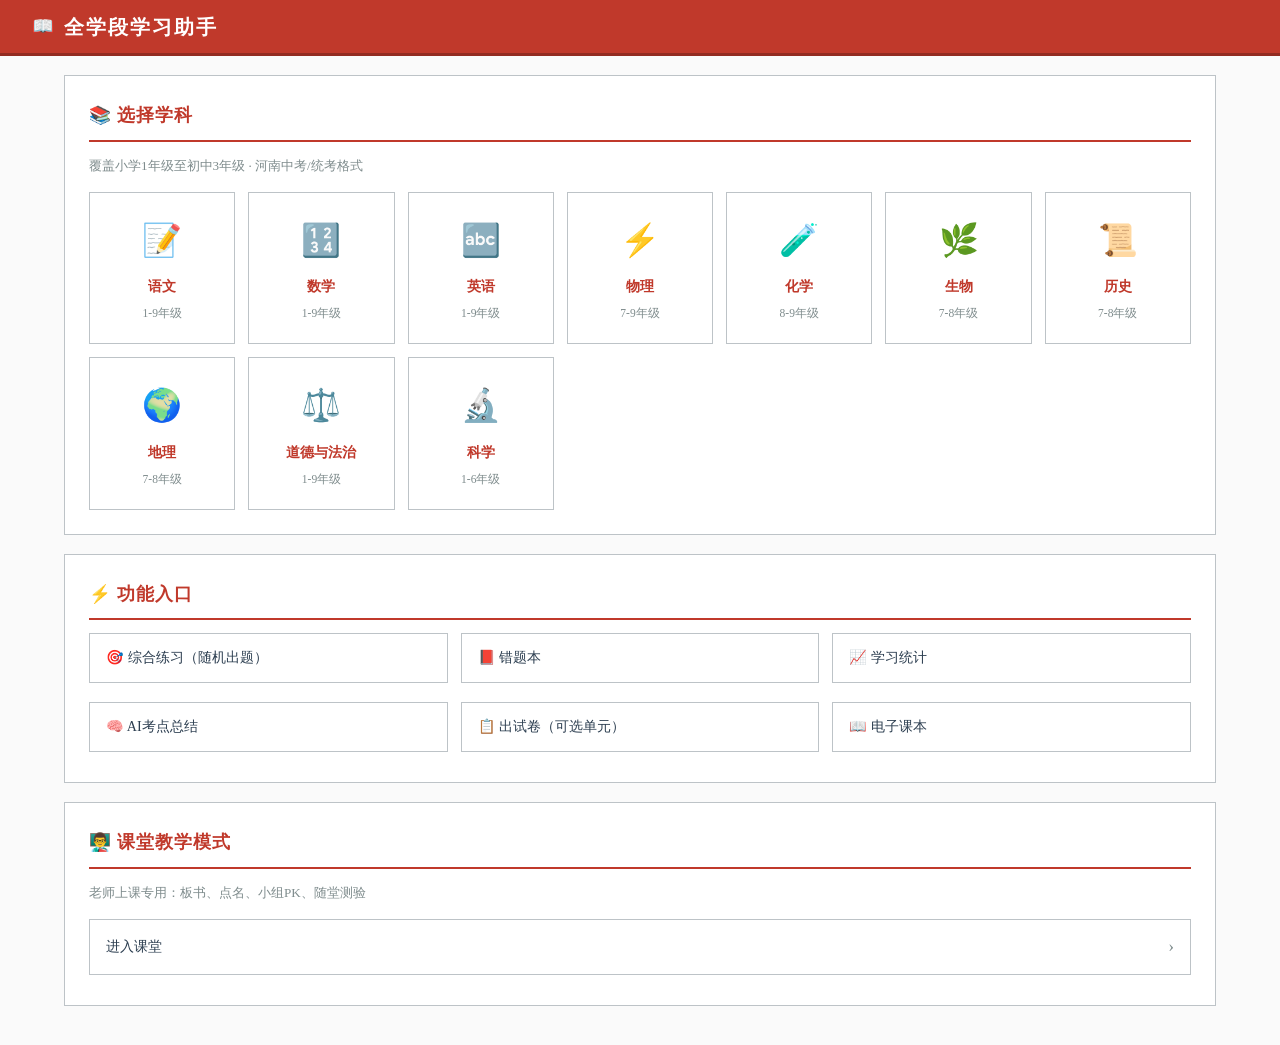
<file: index.html>
<!DOCTYPE html>
<html lang="zh-CN">
<head>
<meta charset="UTF-8">
<meta name="viewport" content="width=device-width, initial-scale=1.0">
<title>全学段学习助手 V2</title>
<link rel="stylesheet" href="css/style.css">
</head>
<body>
<header class="app-header">
<div class="header-top">
<div class="app-title"><span class="title-icon">📖</span><span id="headerTitle">全学段学习助手</span></div>
<button class="back-btn" id="backBtn" onclick="goBack()">← 返回</button>
</div>
<nav class="nav-bar" id="mainNav"></nav>
</header>
<main class="main-container">
<!-- 首页 -->
<div class="page active" id="page-home">
<div class="card">
<div class="card-title">📚 选择学科</div>
<p class="subtitle">覆盖小学1年级至初中3年级 · 河南中考/统考格式</p>
<div class="grid grid-4" id="subjectGrid"></div>
</div>
<div class="card">
<div class="card-title">⚡ 功能入口</div>
<div class="grid grid-2">
<div class="topic-item" onclick="startQuickQuiz('all')">🎯 综合练习（随机出题）</div>
<div class="topic-item" onclick="showPage('wrongbook')">📕 错题本</div>
<div class="topic-item" onclick="showPage('stats')">📈 学习统计</div>
<div class="topic-item" onclick="showPage('review')">🧠 AI考点总结</div>
<div class="topic-item" onclick="PaperMaker.showQuickSelect()">📋 出试卷（可选单元）</div>
<div class="topic-item" onclick="Textbook.renderUnits(App.state.currentSubject || 'shuxue', App.state.currentGrade || 1)">📖 电子课本</div>
</div>
</div>
<div class="card">
<div class="card-title">👨‍🏫 课堂教学模式</div>
<p class="subtitle">老师上课专用：板书、点名、小组PK、随堂测验</p>
<div class="topic-item" onclick="TeachingMode.enter()"><span>进入课堂</span><span class="arrow">›</span></div>
</div>
</div>
<!-- 各页面占位 -->
<div class="page" id="page-subject"></div>
<div class="page" id="page-grade"></div>
<div class="page" id="page-chapter"></div>
<div class="page" id="page-knowledge"></div>
<div class="page" id="page-quiz"></div>
<div class="page" id="page-wrongbook"></div>
<div class="page" id="page-stats"></div>
<div class="page" id="page-review"></div>
<div class="page" id="page-exam"></div>
<div class="page" id="page-teaching"></div>
<div class="page" id="page-paper"></div>
<div class="page" id="page-textbook"></div>
</main>
<div class="toast" id="toast"></div>
<script src="js/data.js"></script>
<script src="js/questions.js"></script>
<script src="js/app.js"></script>
<script src="js/quiz.js"></script>
<script src="js/exam.js"></script>
<script src="js/teaching.js"></script>
<script src="js/paper.js"></script>
<script src="js/textbook.js"></script>
<script src="js/stats.js"></script>
<script src="js/wrongbook.js"></script>
<script src="js/init.js"></script>
</body>
</html>
</file>
<file: css/style.css>
:root{--primary:#c0392b;--primary-light:#e74c3c;--primary-dark:#922b21;--success:#27ae60;--danger:#e74c3c;--warning:#f39c12;--info:#2980b9;--bg:#ffffff;--card:#ffffff;--text:#2c3e50;--text-secondary:#7f8c8d;--border:#bdc3c7;--shadow:none;--radius:0;--accent:#c0392b;--paper:#fafafa;--header-h:56px}

*{margin:0;padding:0;box-sizing:border-box}

body{font-family:"SimSun","Songti SC","STSong","Noto Serif SC",serif;background:var(--paper);color:var(--text);line-height:1.8;min-height:100vh}

/* ===== 顶部栏 ===== */
.app-header{background:var(--primary);color:#fff;padding:0 1.5rem;position:sticky;top:0;z-index:100;border-bottom:3px solid var(--primary-dark);height:var(--header-h);display:flex;align-items:center}
.header-top{display:flex;align-items:center;justify-content:space-between;width:100%;max-width:1200px;margin:0 auto}
.app-title{font-size:1.25rem;font-weight:700;display:flex;align-items:center;gap:0.5rem;letter-spacing:2px}
.title-icon{font-size:1.1rem}
.back-btn{background:rgba(255,255,255,0.15);border:1px solid rgba(255,255,255,0.3);color:#fff;padding:0.3rem 0.7rem;cursor:pointer;font-size:0.82rem;font-family:inherit;display:none;transition:0.2s}
.back-btn:hover{background:rgba(255,255,255,0.3)}
.back-btn.visible{display:inline-flex;align-items:center;gap:0.3rem}
.nav-bar{display:flex;gap:0.3rem;max-width:1200px;margin:0 auto;padding:0.5rem 0 0;overflow-x:auto}
.nav-bar::-webkit-scrollbar{height:0}
.nav-btn{background:rgba(255,255,255,0.12);border:1px solid rgba(255,255,255,0.25);color:#fff;padding:0.25rem 0.7rem;cursor:pointer;font-size:0.75rem;font-family:inherit;white-space:nowrap;transition:0.2s}
.nav-btn:hover,.nav-btn.active{background:#fff;color:var(--primary);font-weight:700}

/* ===== 主容器 ===== */
.main-container{max-width:1200px;margin:0 auto;padding:1.2rem 1.5rem}
.page{display:none}
.page.active{display:block}

/* ===== 卡片 ===== */
.card{background:var(--card);border:1px solid var(--border);padding:1.5rem;margin-bottom:1.2rem;transition:border-color 0.2s}
.card:hover{border-color:#d0d0d0}
.card-title{font-size:1.1rem;font-weight:700;margin-bottom:0.8rem;display:flex;align-items:center;gap:0.5rem;color:var(--primary);border-bottom:2px solid var(--primary);padding-bottom:0.5rem;letter-spacing:1px}
.subtitle{color:var(--text-secondary);font-size:0.82rem;margin-bottom:1rem;line-height:1.6}

/* ===== 网格 ===== */
.grid{display:grid;gap:0.8rem}
.grid-2{grid-template-columns:repeat(auto-fill,minmax(280px,1fr))}
.grid-3{grid-template-columns:repeat(auto-fill,minmax(200px,1fr))}
.grid-4{grid-template-columns:repeat(auto-fill,minmax(140px,1fr))}
.grid-5{grid-template-columns:repeat(auto-fill,minmax(180px,1fr))}

/* ===== 学科卡片 ===== */
.subject-card{background:var(--card);border:1px solid var(--border);padding:1.2rem 0.8rem;text-align:center;cursor:pointer;transition:all 0.2s}
.subject-card:hover{border-color:var(--primary);background:#fef2f2;transform:translateY(-2px)}
.subject-card .icon{font-size:2rem;margin-bottom:0.3rem}
.subject-card .name{font-weight:700;font-size:0.9rem;color:var(--primary)}
.subject-card .desc{color:var(--text-secondary);font-size:0.72rem;margin-top:0.2rem}

/* ===== 年级选择 ===== */
.grade-selector{display:flex;flex-wrap:wrap;gap:0.4rem;margin:1rem 0}
.grade-btn{padding:0.4rem 1rem;border:1px solid var(--border);background:#fff;cursor:pointer;font-size:0.85rem;font-family:inherit;transition:0.2s}
.grade-btn:hover,.grade-btn.active{border-color:var(--primary);background:var(--primary);color:#fff;font-weight:700}

/* ===== 列表项 ===== */
.topic-list{list-style:none}
.topic-item{padding:0.7rem 1rem;border:1px solid var(--border);margin-bottom:0.4rem;cursor:pointer;transition:0.2s;display:flex;justify-content:space-between;align-items:center;font-size:0.88rem}
.topic-item:hover{border-color:var(--primary);background:#fef2f2}
.topic-item .arrow{color:var(--text-secondary);font-size:1.1rem}
.group-summary{padding:0.4rem 0;font-size:0.85rem;border-bottom:1px solid #f0f0f0}

/* ===== 知识点 ===== */
.knowledge-point{border:1px solid var(--border);padding:1rem;margin:0.6rem 0;border-left:3px solid var(--primary);transition:0.2s}
.knowledge-point:hover{border-color:var(--primary)}
.knowledge-point h4{color:var(--primary);margin-bottom:0.4rem;font-size:0.95rem}
.knowledge-point p{font-size:0.88rem;color:var(--text);margin:0.3rem 0}
.formula{background:#f8f9fa;border:1px solid var(--border);padding:0.4rem 0.7rem;margin:0.4rem 0;font-family:"Courier New",monospace;font-size:0.85rem;color:var(--primary-dark)}
.tip{background:#fef9e7;border:1px solid #f9e79f;padding:0.4rem 0.7rem;margin:0.3rem 0;font-size:0.82rem;color:#7d6608}
.key{background:#ebf5fb;border:1px solid #aed6f1;padding:0.4rem 0.7rem;margin:0.3rem 0;font-size:0.82rem;color:#1a5276}

/* ===== 答题区域 ===== */
.quiz-area{max-width:800px;margin:0 auto}
.question-card{border:1px solid var(--border);padding:1.5rem;margin-bottom:1rem}
.question-header{display:flex;justify-content:space-between;align-items:center;margin-bottom:0.8rem;border-bottom:1px solid var(--border);padding-bottom:0.5rem}
.question-badge{padding:0.15rem 0.5rem;border:1px solid var(--border);font-size:0.72rem;font-weight:700}
.badge-yuwen{background:#fdedec;color:#c0392b;border-color:#c0392b}
.badge-shuxue{background:#eaf2f8;color:#2471a3;border-color:#2471a3}
.badge-yingyu{background:#e8f8f5;color:#117a65;border-color:#117a65}
.badge-wuli{background:#fef9e7;color:#b7950b;border-color:#b7950b}
.badge-huaxue{background:#f4ecf7;color:#7d3c98;border-color:#7d3c98}
.badge-shengwu{background:#e8f6f3;color:#148f77;border-color:#148f77}
.badge-lishi{background:#fdedec;color:#922b21;border-color:#922b21}
.badge-dili{background:#eaf2f8;color:#1a5276;border-color:#1a5276}
.badge-fazhi{background:#fef9e7;color:#935116;border-color:#935116}
.badge-keguan{background:#e8daef;color:#6c3483;border-color:#6c3483}
.question-number{font-weight:700;color:var(--primary);font-size:0.9rem}
.question-text{font-size:1rem;margin:0.8rem 0;line-height:2;font-weight:500}
.options{list-style:none}
.option{padding:0.6rem 1rem;margin:0.3rem 0;border:1px solid var(--border);cursor:pointer;transition:0.2s;display:flex;align-items:center;gap:0.6rem;font-size:0.9rem}
.option:hover{border-color:var(--primary);background:#fef2f2}
.option.correct{border-color:var(--success);background:#e8f8f5}
.option.wrong{border-color:var(--danger);background:#fdedec}
.option-letter{width:24px;height:24px;border:1px solid var(--border);display:flex;align-items:center;justify-content:center;font-weight:700;font-size:0.8rem;flex-shrink:0}
.option.correct .option-letter{background:var(--success);color:#fff;border-color:var(--success)}
.option.wrong .option-letter{background:var(--danger);color:#fff;border-color:var(--danger)}
.explanation{background:#f8f9fa;border:1px solid var(--border);padding:0.8rem;margin-top:0.8rem;display:none;font-size:0.85rem}
.explanation.show{display:block}
.explanation h4{color:var(--primary);margin-bottom:0.3rem;font-size:0.88rem}
.quiz-actions{display:flex;gap:0.6rem;margin-top:1rem;flex-wrap:wrap}

/* ===== 按钮 ===== */
.btn{padding:0.55rem 1.1rem;border:1px solid var(--border);cursor:pointer;font-size:0.85rem;font-family:inherit;font-weight:700;transition:0.2s}
.btn-primary{background:var(--primary);color:#fff;border-color:var(--primary)}
.btn-primary:hover{background:var(--primary-dark)}
.btn-success{background:var(--success);color:#fff;border-color:var(--success)}
.btn-success:hover{background:#1e8449}
.btn-danger{background:var(--danger);color:#fff;border-color:var(--danger)}
.btn-danger:hover{background:#c0392b}
.btn-outline{background:transparent;border:1px solid var(--border);color:var(--text)}
.btn-outline:hover{border-color:var(--primary);color:var(--primary)}
.btn:disabled{opacity:0.5;cursor:not-allowed}

/* ===== 分数环 ===== */
.score-display{text-align:center;padding:1.5rem}
.score-circle{width:120px;height:120px;border:3px solid var(--primary);display:flex;align-items:center;justify-content:center;margin:0 auto 1.2rem;font-size:2rem;font-weight:700;color:var(--primary)}
.score-circle.score-high{border-color:var(--success);color:var(--success)}
.score-circle.score-mid{border-color:var(--warning);color:var(--warning)}
.score-circle.score-low{border-color:var(--danger);color:var(--danger)}

/* ===== 统计 ===== */
.stats-grid{display:grid;grid-template-columns:repeat(auto-fill,minmax(140px,1fr));gap:0.8rem;margin:1rem 0}
.stat-card{border:1px solid var(--border);padding:1rem;text-align:center}
.stat-value{font-size:1.5rem;font-weight:700;color:var(--primary)}
.stat-label{font-size:0.75rem;color:var(--text-secondary);margin-top:0.2rem}
.progress-bar{background:#ecf0f1;border:1px solid var(--border);height:6px;margin:0.4rem 0}
.progress-fill{height:100%;transition:width 0.5s ease}
.progress-red{background:var(--danger)}
.progress-orange{background:var(--warning)}
.progress-green{background:var(--success)}
.progress-blue{background:var(--info)}

/* ===== 错题本 ===== */
.wrong-book-item{border:1px solid var(--border);padding:0.8rem;margin-bottom:0.6rem}
.wrong-book-item .q-preview{font-size:0.88rem;margin-bottom:0.3rem;font-weight:500}
.wrong-book-item .meta{display:flex;gap:0.8rem;font-size:0.75rem;color:var(--text-secondary);flex-wrap:wrap}
.wrong-count{border:1px solid var(--danger);color:var(--danger);padding:0.1rem 0.4rem;font-size:0.7rem;font-weight:700}
.empty-state{text-align:center;padding:2rem 1rem}
.empty-state .icon{font-size:2.5rem;margin-bottom:0.5rem}
.empty-state p{color:var(--text-secondary);font-size:0.9rem}

/* ===== 标签页 ===== */
.tabs{display:flex;gap:0.2rem;margin-bottom:0.8rem;border-bottom:2px solid var(--border);padding-bottom:0}
.tab{padding:0.5rem 1rem;cursor:pointer;font-weight:500;color:var(--text-secondary);border-bottom:2px solid transparent;margin-bottom:-2px;font-size:0.85rem}
.tab:hover{color:var(--text)}
.tab.active{color:var(--primary);border-bottom-color:var(--primary);font-weight:700}
.filter-bar{display:flex;gap:0.4rem;margin-bottom:0.8rem;flex-wrap:wrap;align-items:center}
.search-input{flex:1;min-width:180px;padding:0.5rem 0.8rem;border:1px solid var(--border);font-size:0.85rem;font-family:inherit}
.search-input:focus{outline:none;border-color:var(--primary)}

/* ===== Toast ===== */
.toast{position:fixed;bottom:1.5rem;left:50%;transform:translateX(-50%);background:#2c3e50;color:#fff;padding:0.6rem 1.2rem;z-index:300;display:none;font-size:0.85rem;font-family:inherit}
.toast.show{display:block;animation:fadeInUp 0.3s ease}
@keyframes fadeInUp{from{opacity:0;transform:translateX(-50%) translateY(15px)}to{opacity:1;transform:translateX(-50%) translateY(0)}}

/* ===== 高频考点 ===== */
.high-frequency{border:1px solid var(--warning);background:#fef9e7;padding:0.8rem;margin:0.5rem 0}
.high-frequency h4{color:#7d6608;font-size:0.88rem;margin-bottom:0.3rem}
.high-frequency ul{margin-left:1rem;font-size:0.82rem;color:#6e4b0a}

/* ===== 面包屑 ===== */
.breadcrumb{display:flex;align-items:center;gap:0.3rem;margin-bottom:0.8rem;font-size:0.82rem;color:var(--text-secondary);flex-wrap:wrap}
.breadcrumb a{color:var(--primary);text-decoration:none;cursor:pointer}
.breadcrumb a:hover{text-decoration:underline}

/* ===== 考试模式 ===== */
.exam-header{border:2px solid var(--primary);padding:1rem;margin-bottom:1rem;background:#fef2f2}
.exam-header h3{color:var(--primary);margin-bottom:0.5rem;letter-spacing:1px}
.exam-info{display:flex;gap:1rem;font-size:0.85rem;color:var(--text-secondary);flex-wrap:wrap}
.timer-display{font-size:1.5rem;font-weight:700;color:var(--primary);font-family:"Courier New",monospace;letter-spacing:2px}
.timer-display.paused{opacity:0.5}
.pause-overlay{position:fixed;top:0;left:0;right:0;bottom:0;background:rgba(255,255,255,0.95);z-index:500;display:none;align-items:center;justify-content:center;flex-direction:column}
.pause-overlay.show{display:flex}
.pause-overlay .pause-icon{font-size:3rem;margin-bottom:1rem}
.pause-overlay .pause-text{font-size:1.2rem;color:var(--primary);font-weight:700;margin-bottom:1rem}
.exam-question{border:1px solid var(--border);padding:1rem;margin-bottom:0.8rem}
.exam-question .q-number{font-weight:700;color:var(--primary);margin-bottom:0.5rem}
.exam-question .q-text{font-size:0.95rem;margin-bottom:0.5rem;line-height:1.8}
.exam-options{list-style:none;padding-left:0}
.exam-options li{padding:0.4rem 0.8rem;border:1px solid var(--border);margin:0.2rem 0;cursor:pointer;font-size:0.88rem}
.exam-options li:hover{border-color:var(--primary);background:#fef2f2}
.exam-options li.selected{border-color:var(--primary);background:#e8f6f3;font-weight:700}
.exam-options li.correct{border-color:var(--success);background:#e8f8f5}
.exam-options li.wrong{border-color:var(--danger);background:#fdedec}
.exam-nav{display:flex;justify-content:space-between;align-items:center;margin:1rem 0;padding:0.5rem 0;border-top:1px solid var(--border);border-bottom:1px solid var(--border)}
.question-map{display:flex;flex-wrap:wrap;gap:0.3rem;margin:0.8rem 0}
.question-map .qm-btn{width:32px;height:32px;border:1px solid var(--border);display:flex;align-items:center;justify-content:center;cursor:pointer;font-size:0.75rem;font-weight:700;background:#fff}
.question-map .qm-btn.answered{background:var(--success);color:#fff;border-color:var(--success)}
.question-map .qm-btn.current{border-color:var(--primary);box-shadow:0 0 0 2px var(--primary)}
.question-map .qm-btn.unanswered{background:var(--warning);color:#fff;border-color:var(--warning)}

/* ===== 课堂教学 ===== */
.teaching-home{max-width:100%}
.student-tag{display:inline-flex;align-items:center;padding:0.3rem 0.6rem;border:1px solid var(--border);background:#fff;font-size:0.85rem;margin:0.15rem}
.teach-action-card{border:1px solid var(--border);padding:1.5rem;text-align:center;cursor:pointer;transition:0.2s}
.teach-action-card:hover{border-color:var(--primary);background:#fef2f2;transform:translateY(-2px)}
.teach-action-card .icon{font-size:2rem;margin-bottom:0.5rem}
.teach-action-card .label{font-weight:700;color:var(--primary)}
.rollcall-display{font-size:2.5rem;font-weight:700;color:var(--primary);margin:2rem 0;text-align:center;transition:0.15s}
.quiz-display{padding:1rem;text-align:center}
.blackboard-area{margin:0.5rem 0}
.blackboard-textarea{width:100%;padding:1rem;border:2px solid var(--primary);font-family:inherit;font-size:1rem;resize:vertical;background:#fff;line-height:1.8}
.blackboard-history{border:1px solid var(--border);padding:0.8rem;margin:0.5rem 0;background:#fafafa}
.pk-grid{display:grid;grid-template-columns:repeat(auto-fill,minmax(180px,1fr));gap:1rem;margin:1rem 0}
.pk-card{border:2px solid var(--border);padding:1rem;text-align:center;transition:0.2s}
.pk-card:hover{border-color:var(--primary)}
.pk-name{font-weight:700;color:var(--primary);font-size:1.1rem}
.pk-score{font-size:2.5rem;font-weight:700;color:var(--primary);margin:0.5rem 0}
.pk-members{font-size:0.8rem;color:var(--text-secondary)}
.summary-grid{display:grid;grid-template-columns:repeat(auto-fill,minmax(150px,1fr));gap:1rem;margin:1rem 0}
.summary-item{border:1px solid var(--border);padding:1rem;text-align:center}
.summary-item .label{font-size:0.8rem;color:var(--text-secondary)}
.summary-item .value{font-size:1.5rem;font-weight:700;color:var(--primary);margin-top:0.3rem}
.rank-item{display:flex;justify-content:space-between;padding:0.5rem 0;border-bottom:1px solid var(--border)}

/* ===== 响应式 ===== */
@media(max-width:768px){
  .app-header{padding:0 1rem}
  .app-title{font-size:1rem;letter-spacing:1px}
  .nav-bar{gap:0.2rem}
  .nav-btn{padding:0.25rem 0.5rem;font-size:0.7rem}
  .main-container{padding:0.8rem}
  .card{padding:1rem}
  .card-title{font-size:1rem}
  .grid-4{grid-template-columns:repeat(2,1fr)}
  .grid-3{grid-template-columns:repeat(2,1fr)}
  .stats-grid{grid-template-columns:repeat(2,1fr)}
  .quiz-actions{flex-direction:column}
  .quiz-actions .btn{width:100%;justify-content:center}
  .exam-header{padding:0.6rem}
  .timer-display{font-size:1.2rem}
  .pk-grid{grid-template-columns:repeat(2,1fr)}
  .summary-grid{grid-template-columns:repeat(2,1fr)}
}
@media(max-width:480px){
  .grid-4{grid-template-columns:repeat(2,1fr)}
  .subject-card{padding:0.8rem 0.5rem}
  .subject-card .icon{font-size:1.6rem}
  .subject-card .name{font-size:0.82rem}
  .question-text{font-size:0.92rem}
}
</file>
